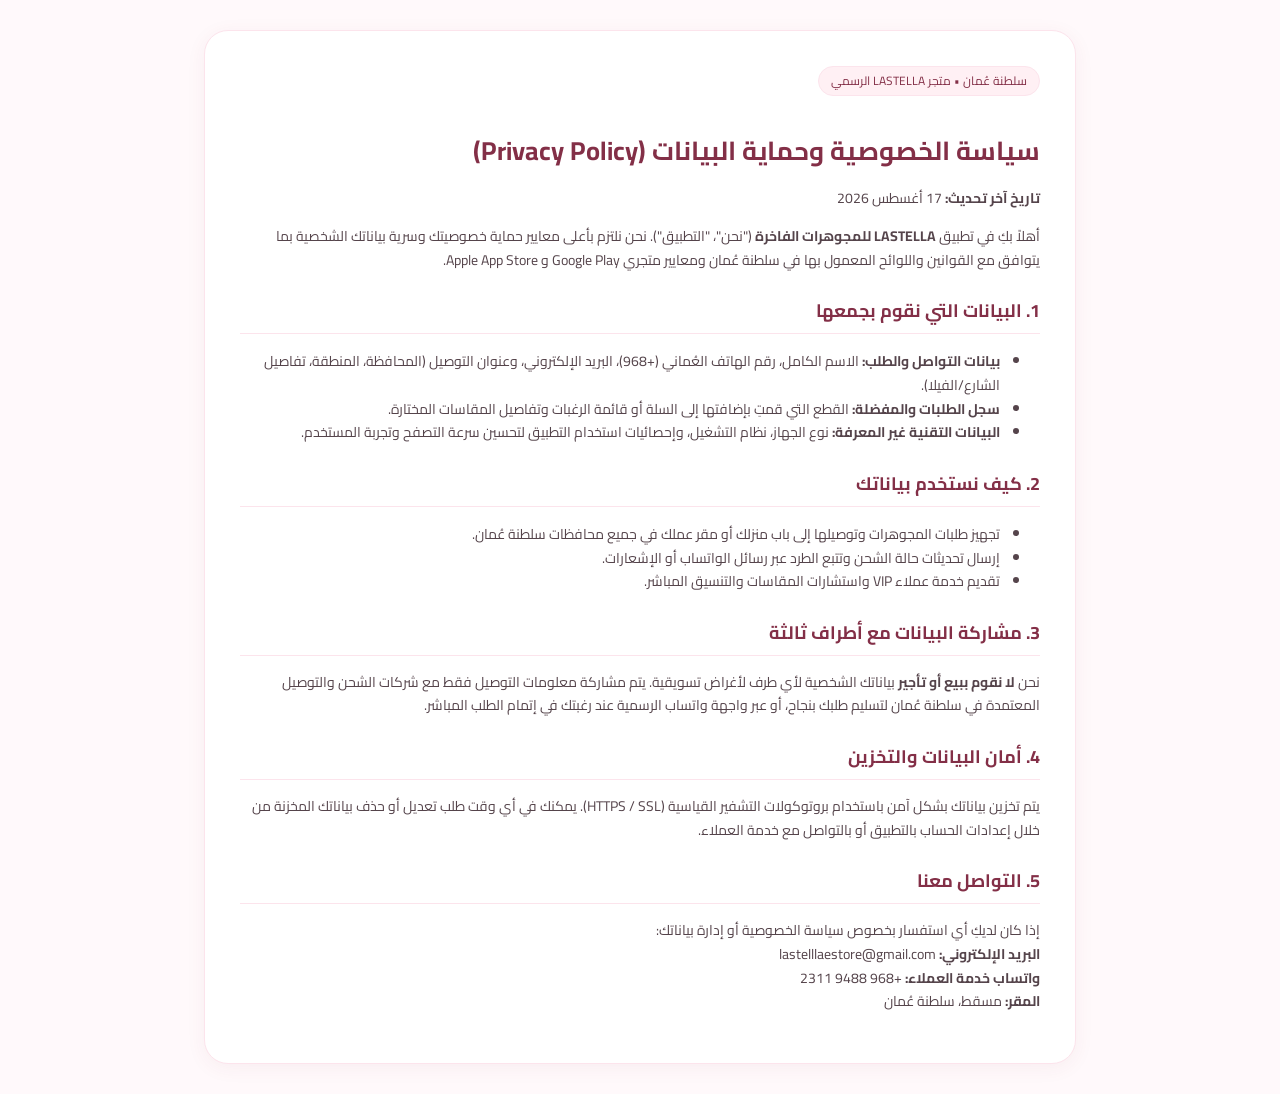
<file: privacy-policy.html>
<!DOCTYPE html>
<html lang="ar" dir="rtl">
<head>
  <meta charset="UTF-8">
  <meta name="viewport" content="width=device-width, initial-scale=1.0">
  <title>سياسة الخصوصية | LASTELLA Jewelry Oman</title>
  <link rel="preconnect" href="https://fonts.googleapis.com">
  <link href="https://fonts.googleapis.com/css2?family=Cairo:wght@400;600;700&family=Plus+Jakarta+Sans:wght@400;600;700&display=swap" rel="stylesheet">
  <style>
    body {
      font-family: 'Cairo', 'Plus Jakarta Sans', system-ui, sans-serif;
      background-color: #FFF9FB;
      color: #3B252E;
      line-height: 1.7;
      margin: 0;
      padding: 30px 20px;
    }
    .container {
      max-width: 800px;
      margin: 0 auto;
      background: #FFFFFF;
      padding: 35px;
      border-radius: 24px;
      border: 1px solid #FCE4EC;
      box-shadow: 0 4px 20px rgba(131, 47, 71, 0.06);
    }
    h1 {
      color: #832F47;
      font-size: 26px;
      margin-bottom: 8px;
    }
    h2 {
      color: #832F47;
      font-size: 18px;
      margin-top: 24px;
      border-bottom: 1px solid #FCE4EC;
      padding-bottom: 6px;
    }
    p, li {
      font-size: 14px;
      color: #55444B;
    }
    .badge {
      display: inline-block;
      background: #FFF0F4;
      color: #832F47;
      font-size: 12px;
      padding: 4px 12px;
      border-radius: 9999px;
      border: 1px solid #FCE4EC;
      margin-bottom: 15px;
    }
    .en-toggle {
      font-size: 13px;
      color: #C5A059;
      text-decoration: none;
      font-weight: bold;
    }
  </style>
</head>
<body>
  <div class="container">
    <span class="badge">سلطنة عُمان • متجر LASTELLA الرسمي</span>
    <h1>سياسة الخصوصية وحماية البيانات (Privacy Policy)</h1>
    <p><strong>تاريخ آخر تحديث:</strong> 17 أغسطس 2026</p>
    
    <p>
      أهلاً بكِ في تطبيق <strong>LASTELLA للمجوهرات الفاخرة</strong> ("نحن"، "التطبيق"). نحن نلتزم بأعلى معايير حماية خصوصيتك وسرية بياناتك الشخصية بما يتوافق مع القوانين واللوائح المعمول بها في سلطنة عُمان ومعايير متجري Google Play و Apple App Store.
    </p>

    <h2>1. البيانات التي نقوم بجمعها</h2>
    <ul>
      <li><strong>بيانات التواصل والطلب:</strong> الاسم الكامل، رقم الهاتف العُماني (+968)، البريد الإلكتروني، وعنوان التوصيل (المحافظة، المنطقة، تفاصيل الشارع/الفيلا).</li>
      <li><strong>سجل الطلبات والمفضلة:</strong> القطع التي قمتِ بإضافتها إلى السلة أو قائمة الرغبات وتفاصيل المقاسات المختارة.</li>
      <li><strong>البيانات التقنية غير المعرفة:</strong> نوع الجهاز، نظام التشغيل، وإحصائيات استخدام التطبيق لتحسين سرعة التصفح وتجربة المستخدم.</li>
    </ul>

    <h2>2. كيف نستخدم بياناتك</h2>
    <ul>
      <li>تجهيز طلبات المجوهرات وتوصيلها إلى باب منزلك أو مقر عملك في جميع محافظات سلطنة عُمان.</li>
      <li>إرسال تحديثات حالة الشحن وتتبع الطرد عبر رسائل الواتساب أو الإشعارات.</li>
      <li>تقديم خدمة عملاء VIP واستشارات المقاسات والتنسيق المباشر.</li>
    </ul>

    <h2>3. مشاركة البيانات مع أطراف ثالثة</h2>
    <p>
      نحن <strong>لا نقوم ببيع أو تأجير</strong> بياناتك الشخصية لأي طرف لأغراض تسويقية. يتم مشاركة معلومات التوصيل فقط مع شركات الشحن والتوصيل المعتمدة في سلطنة عُمان لتسليم طلبك بنجاح، أو عبر واجهة واتساب الرسمية عند رغبتك في إتمام الطلب المباشر.
    </p>

    <h2>4. أمان البيانات والتخزين</h2>
    <p>
      يتم تخزين بياناتك بشكل آمن باستخدام بروتوكولات التشفير القياسية (HTTPS / SSL). يمكنك في أي وقت طلب تعديل أو حذف بياناتك المخزنة من خلال إعدادات الحساب بالتطبيق أو بالتواصل مع خدمة العملاء.
    </p>

    <h2>5. التواصل معنا</h2>
    <p>
      إذا كان لديكِ أي استفسار بخصوص سياسة الخصوصية أو إدارة بياناتك:
      <br><strong>البريد الإلكتروني:</strong> lastelllaestore@gmail.com
      <br><strong>واتساب خدمة العملاء:</strong> +968 9488 2311
      <br><strong>المقر:</strong> مسقط، سلطنة عُمان
    </p>
  </div>
</body>
</html>
</file>
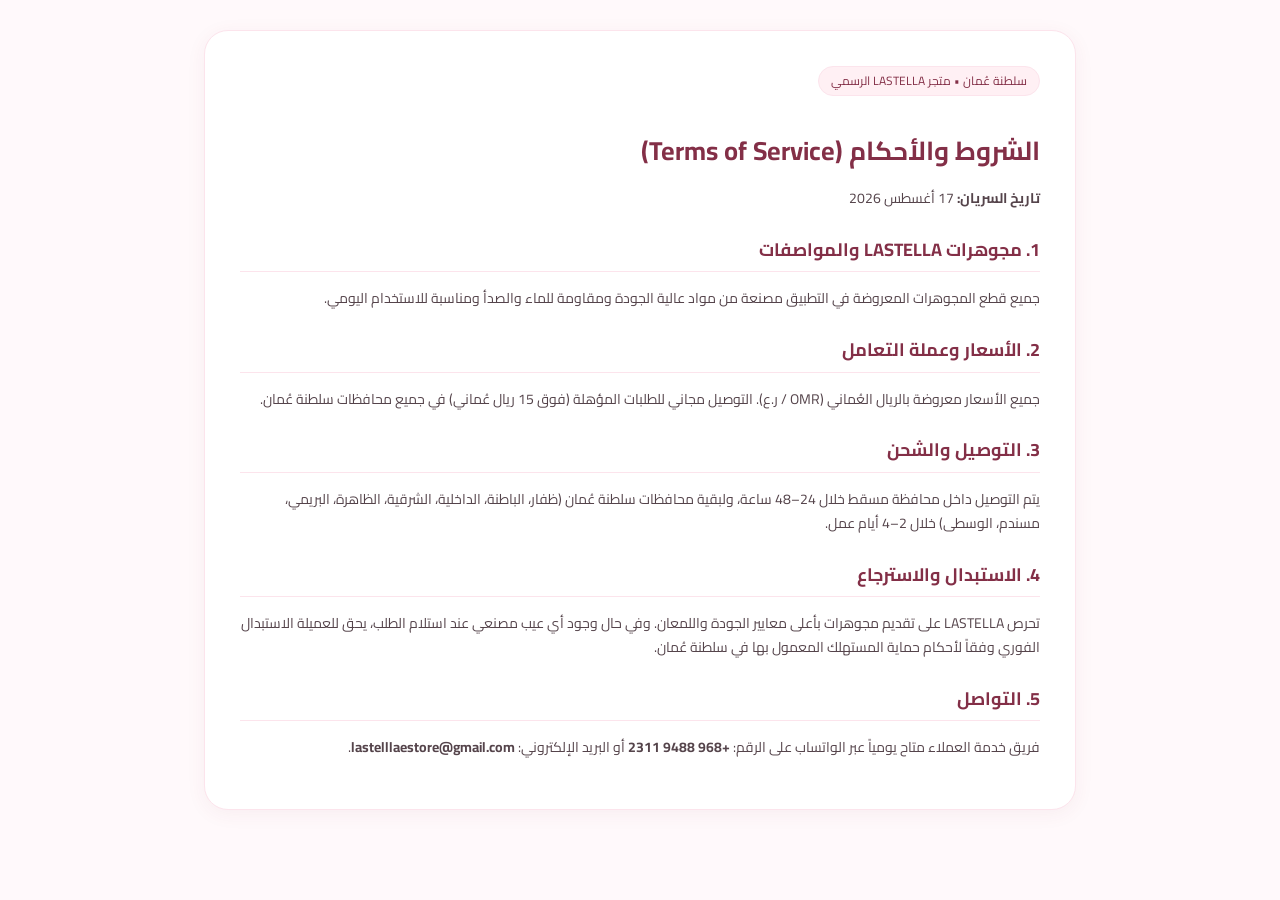
<file: terms.html>
<!DOCTYPE html>
<html lang="ar" dir="rtl">
<head>
  <meta charset="UTF-8">
  <meta name="viewport" content="width=device-width, initial-scale=1.0">
  <title>الشروط والأحكام | LASTELLA Jewelry Oman</title>
  <link rel="preconnect" href="https://fonts.googleapis.com">
  <link href="https://fonts.googleapis.com/css2?family=Cairo:wght@400;600;700&family=Plus+Jakarta+Sans:wght@400;600;700&display=swap" rel="stylesheet">
  <style>
    body {
      font-family: 'Cairo', 'Plus Jakarta Sans', system-ui, sans-serif;
      background-color: #FFF9FB;
      color: #3B252E;
      line-height: 1.7;
      margin: 0;
      padding: 30px 20px;
    }
    .container {
      max-width: 800px;
      margin: 0 auto;
      background: #FFFFFF;
      padding: 35px;
      border-radius: 24px;
      border: 1px solid #FCE4EC;
      box-shadow: 0 4px 20px rgba(131, 47, 71, 0.06);
    }
    h1 {
      color: #832F47;
      font-size: 26px;
      margin-bottom: 8px;
    }
    h2 {
      color: #832F47;
      font-size: 18px;
      margin-top: 24px;
      border-bottom: 1px solid #FCE4EC;
      padding-bottom: 6px;
    }
    p, li {
      font-size: 14px;
      color: #55444B;
    }
    .badge {
      display: inline-block;
      background: #FFF0F4;
      color: #832F47;
      font-size: 12px;
      padding: 4px 12px;
      border-radius: 9999px;
      border: 1px solid #FCE4EC;
      margin-bottom: 15px;
    }
  </style>
</head>
<body>
  <div class="container">
    <span class="badge">سلطنة عُمان • متجر LASTELLA الرسمي</span>
    <h1>الشروط والأحكام (Terms of Service)</h1>
    <p><strong>تاريخ السريان:</strong> 17 أغسطس 2026</p>
    
    <h2>1. مجوهرات LASTELLA والمواصفات</h2>
    <p>
      جميع قطع المجوهرات المعروضة في التطبيق مصنعة من مواد عالية الجودة ومقاومة للماء والصدأ ومناسبة للاستخدام اليومي.
    </p>

    <h2>2. الأسعار وعملة التعامل</h2>
    <p>
      جميع الأسعار معروضة بالريال العُماني (OMR / ر.ع). التوصيل مجاني للطلبات المؤهلة (فوق 15 ريال عُماني) في جميع محافظات سلطنة عُمان.
    </p>

    <h2>3. التوصيل والشحن</h2>
    <p>
      يتم التوصيل داخل محافظة مسقط خلال 24–48 ساعة، ولبقية محافظات سلطنة عُمان (ظفار، الباطنة، الداخلية، الشرقية، الظاهرة، البريمي، مسندم، الوسطى) خلال 2–4 أيام عمل.
    </p>

    <h2>4. الاستبدال والاسترجاع</h2>
    <p>
      تحرص LASTELLA على تقديم مجوهرات بأعلى معايير الجودة واللمعان. وفي حال وجود أي عيب مصنعي عند استلام الطلب، يحق للعميلة الاستبدال الفوري وفقاً لأحكام حماية المستهلك المعمول بها في سلطنة عُمان.
    </p>

    <h2>5. التواصل</h2>
    <p>
      فريق خدمة العملاء متاح يومياً عبر الواتساب على الرقم: <strong>+968 9488 2311</strong> أو البريد الإلكتروني: <strong>lastelllaestore@gmail.com</strong>.
    </p>
  </div>
</body>
</html>
</file>
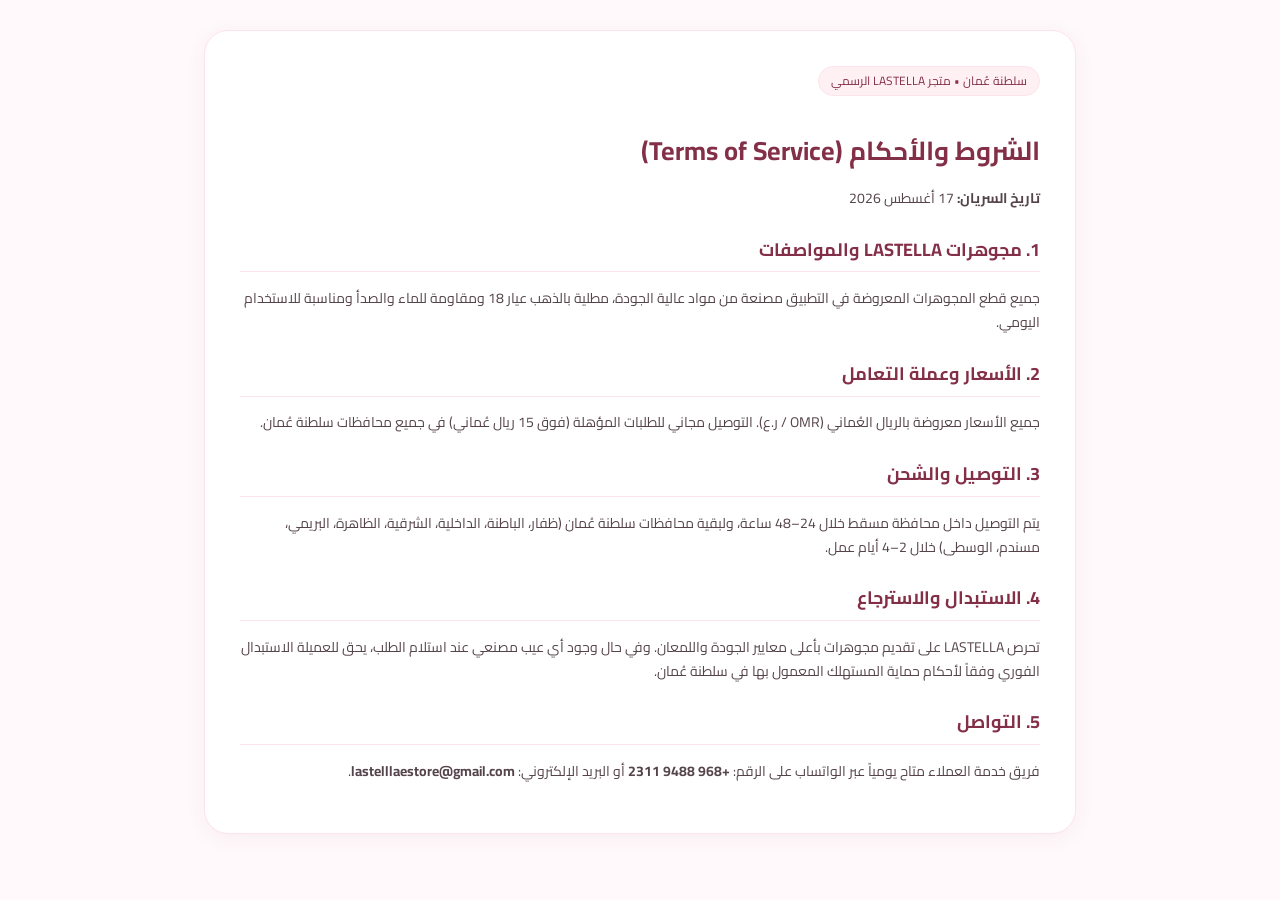
<file: assets/terms.html>
<!DOCTYPE html>
<html lang="ar" dir="rtl">
<head>
  <meta charset="UTF-8">
  <meta name="viewport" content="width=device-width, initial-scale=1.0">
  <title>الشروط والأحكام | LASTELLA Jewelry Oman</title>
  <link rel="preconnect" href="https://fonts.googleapis.com">
  <link href="https://fonts.googleapis.com/css2?family=Cairo:wght@400;600;700&family=Plus+Jakarta+Sans:wght@400;600;700&display=swap" rel="stylesheet">
  <style>
    body {
      font-family: 'Cairo', 'Plus Jakarta Sans', system-ui, sans-serif;
      background-color: #FFF9FB;
      color: #3B252E;
      line-height: 1.7;
      margin: 0;
      padding: 30px 20px;
    }
    .container {
      max-width: 800px;
      margin: 0 auto;
      background: #FFFFFF;
      padding: 35px;
      border-radius: 24px;
      border: 1px solid #FCE4EC;
      box-shadow: 0 4px 20px rgba(131, 47, 71, 0.06);
    }
    h1 {
      color: #832F47;
      font-size: 26px;
      margin-bottom: 8px;
    }
    h2 {
      color: #832F47;
      font-size: 18px;
      margin-top: 24px;
      border-bottom: 1px solid #FCE4EC;
      padding-bottom: 6px;
    }
    p, li {
      font-size: 14px;
      color: #55444B;
    }
    .badge {
      display: inline-block;
      background: #FFF0F4;
      color: #832F47;
      font-size: 12px;
      padding: 4px 12px;
      border-radius: 9999px;
      border: 1px solid #FCE4EC;
      margin-bottom: 15px;
    }
  </style>
</head>
<body>
  <div class="container">
    <span class="badge">سلطنة عُمان • متجر LASTELLA الرسمي</span>
    <h1>الشروط والأحكام (Terms of Service)</h1>
    <p><strong>تاريخ السريان:</strong> 17 أغسطس 2026</p>
    
    <h2>1. مجوهرات LASTELLA والمواصفات</h2>
    <p>
      جميع قطع المجوهرات المعروضة في التطبيق مصنعة من مواد عالية الجودة، مطلية بالذهب عيار 18 ومقاومة للماء والصدأ ومناسبة للاستخدام اليومي.
    </p>

    <h2>2. الأسعار وعملة التعامل</h2>
    <p>
      جميع الأسعار معروضة بالريال العُماني (OMR / ر.ع). التوصيل مجاني للطلبات المؤهلة (فوق 15 ريال عُماني) في جميع محافظات سلطنة عُمان.
    </p>

    <h2>3. التوصيل والشحن</h2>
    <p>
      يتم التوصيل داخل محافظة مسقط خلال 24–48 ساعة، ولبقية محافظات سلطنة عُمان (ظفار، الباطنة، الداخلية، الشرقية، الظاهرة، البريمي، مسندم، الوسطى) خلال 2–4 أيام عمل.
    </p>

    <h2>4. الاستبدال والاسترجاع</h2>
    <p>
      تحرص LASTELLA على تقديم مجوهرات بأعلى معايير الجودة واللمعان. وفي حال وجود أي عيب مصنعي عند استلام الطلب، يحق للعميلة الاستبدال الفوري وفقاً لأحكام حماية المستهلك المعمول بها في سلطنة عُمان.
    </p>

    <h2>5. التواصل</h2>
    <p>
      فريق خدمة العملاء متاح يومياً عبر الواتساب على الرقم: <strong>+968 9488 2311</strong> أو البريد الإلكتروني: <strong>lastelllaestore@gmail.com</strong>.
    </p>
  </div>
</body>
</html>
</file>
